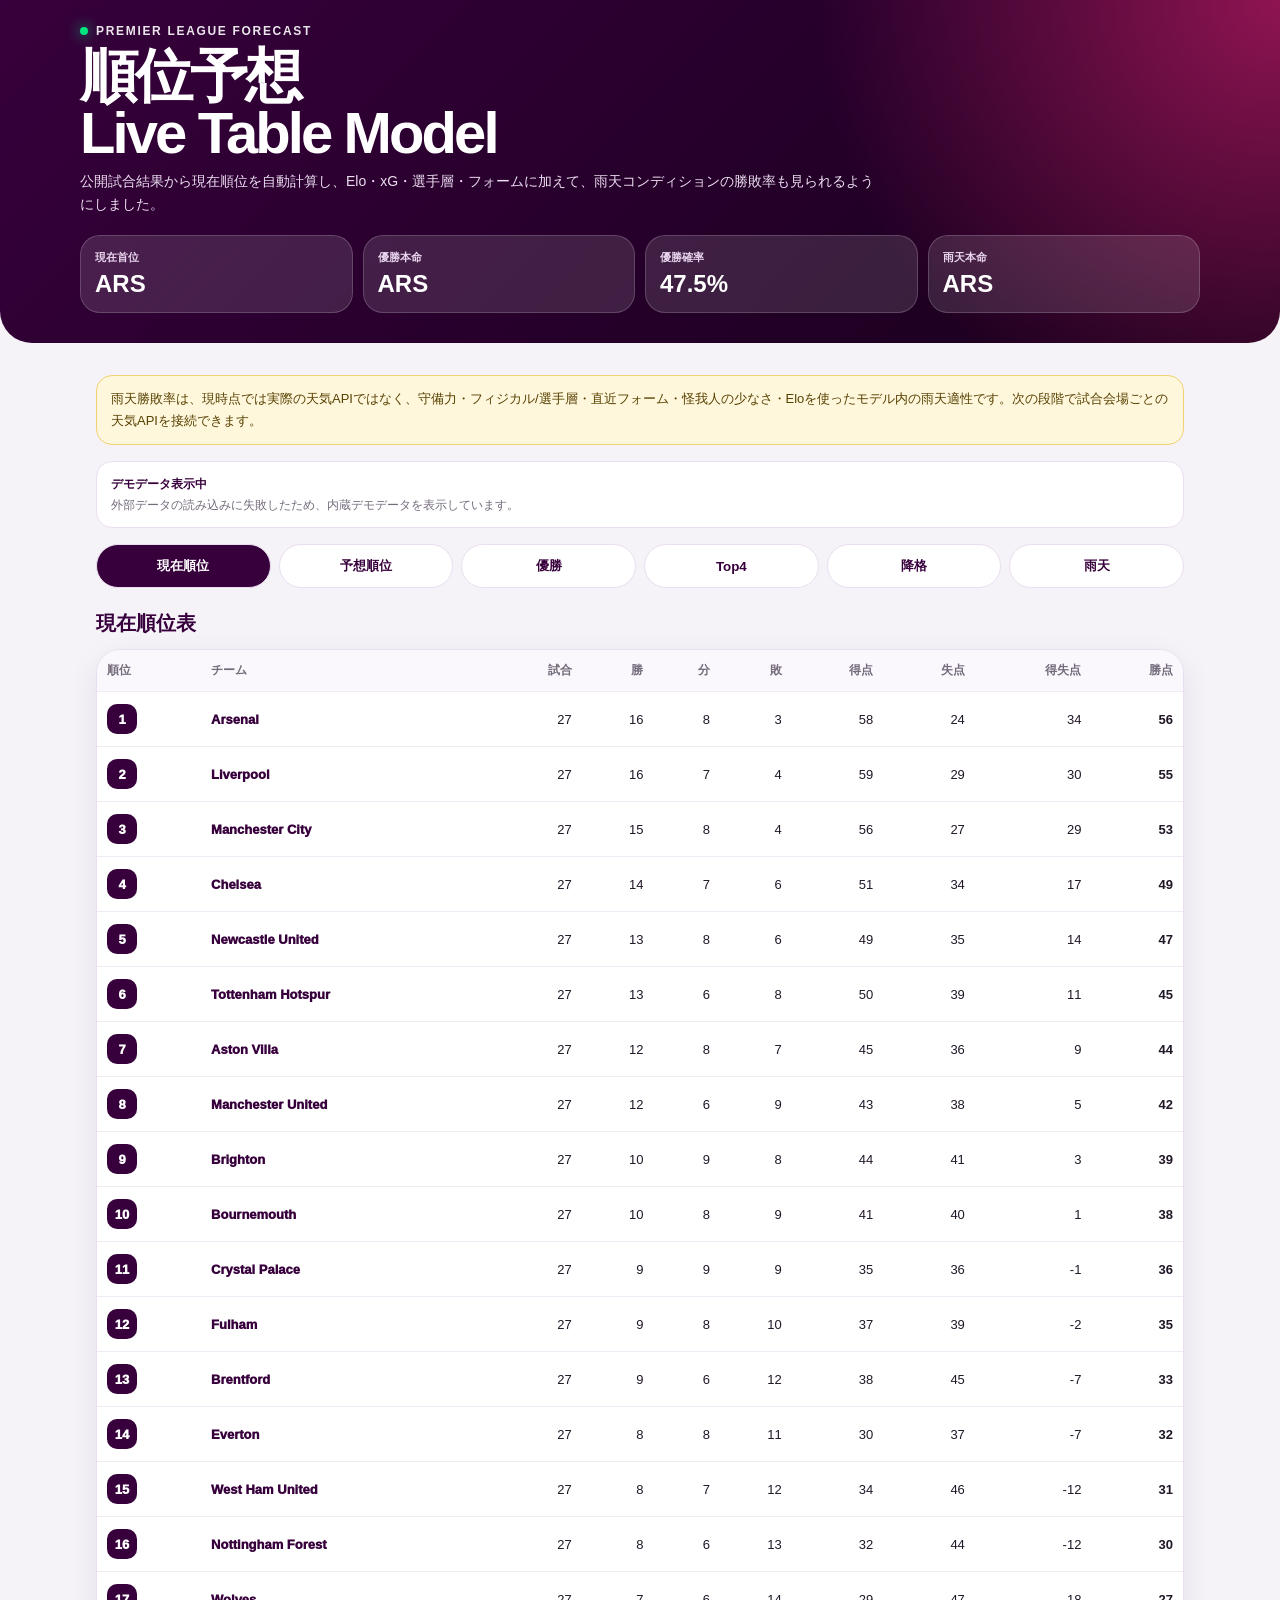
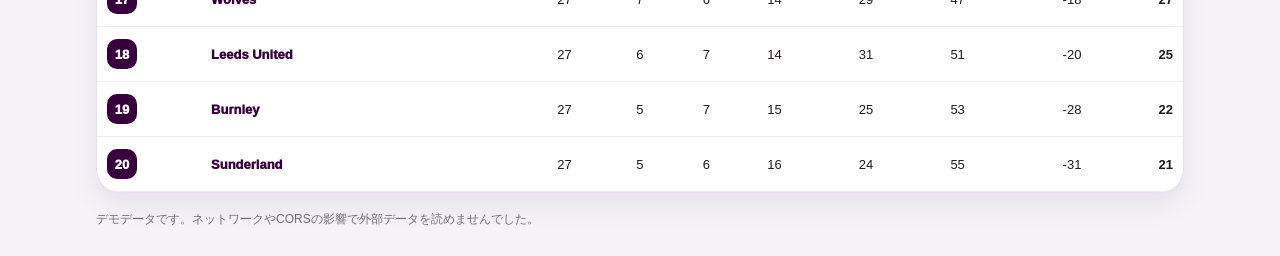
<file: index.html>
<!DOCTYPE html>
<html lang="ja">
<head>
  <meta charset="UTF-8" />
  <meta name="viewport" content="width=device-width, initial-scale=1.0" />
  <title>Premier League Forecast</title>
  <style>
    :root{--p:#37003c;--pink:#ff2882;--cyan:#00ff87;--blue:#04f5ff;--bg:#f5f2f8;--text:#201727;--muted:#746b7b;--line:#eadff0;--warn:#fff7dc;--danger:#d91f3d;--rain:#1b77d2;}
    *{box-sizing:border-box}body{margin:0;font-family:-apple-system,BlinkMacSystemFont,"Segoe UI",sans-serif;background:var(--bg);color:var(--text)}
    header{background:radial-gradient(circle at top right,rgba(255,40,130,.5),transparent 35%),linear-gradient(135deg,var(--p),#17001b);color:white;padding:24px 16px 30px;border-bottom-left-radius:32px;border-bottom-right-radius:32px}.wrap{max-width:1120px;margin:0 auto}
    .label{font-size:12px;letter-spacing:.14em;font-weight:900;opacity:.9}.label:before{content:"";display:inline-block;width:8px;height:8px;background:var(--cyan);border-radius:99px;margin-right:8px;box-shadow:0 0 14px var(--cyan)}
    h1{margin:10px 0 8px;font-size:clamp(30px,7vw,58px);line-height:.98;letter-spacing:-.05em}.sub{margin:0;max-width:800px;color:#ecdff1;line-height:1.7;font-size:14px}.hero{display:grid;grid-template-columns:repeat(4,1fr);gap:10px;margin-top:18px}.hero div{background:rgba(255,255,255,.12);border:1px solid rgba(255,255,255,.18);border-radius:20px;padding:14px}.hero span{display:block;font-size:11px;color:#ead7ef;font-weight:800}.hero b{display:block;margin-top:5px;font-size:24px}
    main{padding:16px}.note{background:var(--warn);border:1px solid #f0d175;color:#574000;border-radius:16px;padding:12px 14px;line-height:1.7;font-size:13px;margin:16px 0}.source{background:white;border:1px solid var(--line);border-radius:16px;padding:12px 14px;color:var(--muted);font-size:12px;line-height:1.7;margin-bottom:14px}.source b{color:var(--p)}
    .tabs{display:grid;grid-template-columns:repeat(6,1fr);gap:8px;margin:16px 0}.tabs button{border:1px solid var(--line);border-radius:999px;background:white;color:var(--p);padding:12px 8px;font-weight:900;cursor:pointer}.tabs button.active{background:var(--p);color:white}.title{color:var(--p);font-size:20px;margin:22px 0 12px}.table-card{background:white;border:1px solid var(--line);border-radius:24px;box-shadow:0 10px 30px rgba(55,0,60,.08);overflow:hidden}.scroll{overflow-x:auto}table{width:100%;border-collapse:collapse;min-width:980px}th,td{padding:12px 10px;border-bottom:1px solid #f1eaf5;text-align:right;font-size:13px;white-space:nowrap}th{background:#fbf8fd;color:var(--muted);font-size:12px}th:nth-child(1),td:nth-child(1),th:nth-child(2),td:nth-child(2){text-align:left}.rank{display:inline-grid;place-items:center;width:30px;height:30px;border-radius:10px;background:var(--p);color:white;font-weight:950}.team{font-weight:950;color:var(--p)}
    .prob{display:grid;grid-template-columns:58px 1fr;gap:8px;align-items:center}.track{height:10px;background:#eee7f3;border-radius:999px;overflow:hidden}.bar{height:100%;background:linear-gradient(90deg,var(--pink),var(--blue),var(--cyan));border-radius:999px}.bar.rain{background:linear-gradient(90deg,#356dff,#04f5ff,#00ff87)}.cards{display:grid;grid-template-columns:repeat(3,1fr);gap:12px}.card{background:white;border:1px solid var(--line);border-radius:24px;padding:16px;box-shadow:0 8px 24px rgba(55,0,60,.06)}.card h3{margin:0 0 8px;color:var(--p);font-size:18px}.big{font-size:38px;font-weight:1000;letter-spacing:-.05em;color:var(--p)}.mini{display:grid;grid-template-columns:repeat(2,1fr);gap:8px;margin-top:12px}.mini div{background:#fbf8fd;border:1px solid #f1eaf5;border-radius:14px;padding:8px}.mini span{display:block;color:var(--muted);font-size:11px}.mini b{font-size:15px}.status{color:var(--muted);font-size:12px;margin-top:18px}.ok{color:#008055;font-weight:900}.bad{color:var(--danger);font-weight:900}.raintext{color:var(--rain);font-weight:950}.plus{color:#008055;font-weight:950}.minus{color:var(--danger);font-weight:950}
    @media(max-width:900px){.hero,.cards{grid-template-columns:repeat(2,1fr)}.tabs{grid-template-columns:repeat(3,1fr)}}@media(max-width:520px){header{padding:22px 14px 28px}.hero,.cards{grid-template-columns:1fr}.tabs{grid-template-columns:repeat(2,1fr)}.tabs button{font-size:12px}.sub{font-size:13px}}
  </style>
</head>
<body>
<header><div class="wrap"><div class="label">PREMIER LEAGUE FORECAST</div><h1>順位予想<br>Live Table Model</h1><p class="sub">公開試合結果から現在順位を自動計算し、Elo・xG・選手層・フォームに加えて、雨天コンディションの勝敗率も見られるようにしました。</p><div class="hero"><div><span>現在首位</span><b id="leader">--</b></div><div><span>優勝本命</span><b id="topTeam">--</b></div><div><span>優勝確率</span><b id="topProb">--%</b></div><div><span>雨天本命</span><b id="rainTop">--</b></div></div></div></header>
<main class="wrap"><div class="note">雨天勝敗率は、現時点では実際の天気APIではなく、守備力・フィジカル/選手層・直近フォーム・怪我人の少なさ・Eloを使ったモデル内の雨天適性です。次の段階で試合会場ごとの天気APIを接続できます。</div><div class="source" id="sourceBox">データ読込中...</div><div class="tabs"><button class="active" data-tab="current">現在順位</button><button data-tab="forecast">予想順位</button><button data-tab="title">優勝</button><button data-tab="top4">Top4</button><button data-tab="down">降格</button><button data-tab="rain">雨天</button></div><section id="view"></section><p class="status" id="status">公開試合結果を読み込み中...</p></main>
<script>
const DATA_URL='https://raw.githubusercontent.com/openfootball/england/master/2025-26/1-premierleague.txt';
const fallbackTeams=[
{name:'Arsenal',s:'ARS',pts:56,pl:27,w:16,d:8,l:3,gf:58,ga:24,elo:91,xg:88,def:91,squad:90,form:88,inj:3,rain:86},
{name:'Liverpool',s:'LIV',pts:55,pl:27,w:16,d:7,l:4,gf:59,ga:29,elo:92,xg:89,def:86,squad:91,form:85,inj:4,rain:88},
{name:'Manchester City',s:'MCI',pts:53,pl:27,w:15,d:8,l:4,gf:56,ga:27,elo:94,xg:90,def:88,squad:94,form:82,inj:5,rain:83},
{name:'Chelsea',s:'CHE',pts:49,pl:27,w:14,d:7,l:6,gf:51,ga:34,elo:86,xg:84,def:79,squad:87,form:81,inj:5,rain:80},
{name:'Newcastle United',s:'NEW',pts:47,pl:27,w:13,d:8,l:6,gf:49,ga:35,elo:85,xg:82,def:78,squad:84,form:80,inj:6,rain:84},
{name:'Tottenham Hotspur',s:'TOT',pts:45,pl:27,w:13,d:6,l:8,gf:50,ga:39,elo:83,xg:81,def:75,squad:83,form:77,inj:7,rain:76},
{name:'Aston Villa',s:'AVL',pts:44,pl:27,w:12,d:8,l:7,gf:45,ga:36,elo:84,xg:79,def:77,squad:82,form:78,inj:5,rain:78},
{name:'Manchester United',s:'MUN',pts:42,pl:27,w:12,d:6,l:9,gf:43,ga:38,elo:82,xg:76,def:74,squad:84,form:73,inj:8,rain:73},
{name:'Brighton',s:'BHA',pts:39,pl:27,w:10,d:9,l:8,gf:44,ga:41,elo:80,xg:78,def:73,squad:78,form:75,inj:6,rain:75},
{name:'Bournemouth',s:'BOU',pts:38,pl:27,w:10,d:8,l:9,gf:41,ga:40,elo:78,xg:76,def:72,squad:75,form:76,inj:4,rain:79},
{name:'Crystal Palace',s:'CRY',pts:36,pl:27,w:9,d:9,l:9,gf:35,ga:36,elo:77,xg:72,def:74,squad:76,form:74,inj:5,rain:78},
{name:'Fulham',s:'FUL',pts:35,pl:27,w:9,d:8,l:10,gf:37,ga:39,elo:76,xg:73,def:72,squad:75,form:72,inj:4,rain:74},
{name:'Brentford',s:'BRE',pts:33,pl:27,w:9,d:6,l:12,gf:38,ga:45,elo:75,xg:72,def:68,squad:73,form:71,inj:6,rain:77},
{name:'Everton',s:'EVE',pts:32,pl:27,w:8,d:8,l:11,gf:30,ga:37,elo:74,xg:68,def:71,squad:72,form:70,inj:5,rain:76},
{name:'West Ham United',s:'WHU',pts:31,pl:27,w:8,d:7,l:12,gf:34,ga:46,elo:74,xg:69,def:66,squad:74,form:68,inj:7,rain:70},
{name:'Nottingham Forest',s:'NFO',pts:30,pl:27,w:8,d:6,l:13,gf:32,ga:44,elo:73,xg:68,def:67,squad:72,form:69,inj:6,rain:72},
{name:'Wolves',s:'WOL',pts:27,pl:27,w:7,d:6,l:14,gf:29,ga:47,elo:70,xg:65,def:63,squad:69,form:64,inj:8,rain:68},
{name:'Leeds United',s:'LEE',pts:25,pl:27,w:6,d:7,l:14,gf:31,ga:51,elo:69,xg:66,def:61,squad:68,form:65,inj:7,rain:71},
{name:'Burnley',s:'BUR',pts:22,pl:27,w:5,d:7,l:15,gf:25,ga:53,elo:66,xg:61,def:58,squad:65,form:62,inj:6,rain:70},
{name:'Sunderland',s:'SUN',pts:21,pl:27,w:5,d:6,l:16,gf:24,ga:55,elo:65,xg:60,def:57,squad:64,form:61,inj:7,rain:69}
];
const ratings={
'Arsenal':{s:'ARS',elo:91,xg:88,def:91,squad:90,form:88,inj:3,rain:86},'Liverpool':{s:'LIV',elo:92,xg:89,def:86,squad:91,form:85,inj:4,rain:88},'Manchester City':{s:'MCI',elo:94,xg:90,def:88,squad:94,form:82,inj:5,rain:83},'Chelsea':{s:'CHE',elo:86,xg:84,def:79,squad:87,form:81,inj:5,rain:80},'Newcastle United':{s:'NEW',elo:85,xg:82,def:78,squad:84,form:80,inj:6,rain:84},'Tottenham Hotspur':{s:'TOT',elo:83,xg:81,def:75,squad:83,form:77,inj:7,rain:76},'Aston Villa':{s:'AVL',elo:84,xg:79,def:77,squad:82,form:78,inj:5,rain:78},'Manchester United':{s:'MUN',elo:82,xg:76,def:74,squad:84,form:73,inj:8,rain:73},'Brighton':{s:'BHA',elo:80,xg:78,def:73,squad:78,form:75,inj:6,rain:75},'Bournemouth':{s:'BOU',elo:78,xg:76,def:72,squad:75,form:76,inj:4,rain:79},'Crystal Palace':{s:'CRY',elo:77,xg:72,def:74,squad:76,form:74,inj:5,rain:78},'Fulham':{s:'FUL',elo:76,xg:73,def:72,squad:75,form:72,inj:4,rain:74},'Brentford':{s:'BRE',elo:75,xg:72,def:68,squad:73,form:71,inj:6,rain:77},'Everton':{s:'EVE',elo:74,xg:68,def:71,squad:72,form:70,inj:5,rain:76},'West Ham United':{s:'WHU',elo:74,xg:69,def:66,squad:74,form:68,inj:7,rain:70},'Nottingham Forest':{s:'NFO',elo:73,xg:68,def:67,squad:72,form:69,inj:6,rain:72},'Wolves':{s:'WOL',elo:70,xg:65,def:63,squad:69,form:64,inj:8,rain:68},'Leeds United':{s:'LEE',elo:69,xg:66,def:61,squad:68,form:65,inj:7,rain:71},'Burnley':{s:'BUR',elo:66,xg:61,def:58,squad:65,form:62,inj:6,rain:70},'Sunderland':{s:'SUN',elo:65,xg:60,def:57,squad:64,form:61,inj:7,rain:69}
};
function canon(n){return n.trim().replace(/\s+/g,' ').replace(/^AFC Bournemouth$/,'Bournemouth').replace(/^Brighton & Hove Albion FC$/,'Brighton').replace(/^Wolverhampton Wanderers FC$/,'Wolves').replace(/ FC$/,'')}
function blank(name){let r=ratings[name]||{s:name.slice(0,3).toUpperCase(),elo:72,xg:70,def:70,squad:70,form:70,inj:5,rain:70};return {name,s:r.s,pts:0,pl:0,w:0,d:0,l:0,gf:0,ga:0,...r}}
function parseResults(text){const map={};let matches=0;let lastDate='';text.split('\n').forEach(line=>{const date=line.match(/^\s*(?:Mon|Tue|Wed|Thu|Fri|Sat|Sun)\s+([A-Z][a-z]{2}\/\d{1,2}(?:\s+\d{4})?)/);if(date)lastDate=date[1];const m=line.match(/^\s*(?:\d{1,2}\.\d{2}\s+)?(.+?)\s+v\s+(.+?)\s+(\d+)-(\d+)(?:\s|$)/);if(!m)return;let home=canon(m[1]),away=canon(m[2]);let hg=Number(m[3]),ag=Number(m[4]);if(!map[home])map[home]=blank(home);if(!map[away])map[away]=blank(away);let h=map[home],a=map[away];h.pl++;a.pl++;h.gf+=hg;h.ga+=ag;a.gf+=ag;a.ga+=hg;if(hg>ag){h.w++;h.pts+=3;a.l++}else if(hg<ag){a.w++;a.pts+=3;h.l++}else{h.d++;a.d++;h.pts++;a.pts++}matches++});return{rows:Object.values(map).sort(sortTable),matches,lastDate}}
function sortTable(a,b){return b.pts-a.pts||((b.gf-b.ga)-(a.gf-a.ga))||b.gf-a.gf||a.name.localeCompare(b.name)}
function strength(t){return t.elo*.3+t.xg*.25+t.def*.2+t.squad*.15+t.form*.1-t.inj*.55}
function rainStrength(t){return strength(t)+((t.rain||70)-75)*.32+(t.def-75)*.08+(100-t.inj*7)*.03}
function forecast(base){const avg=base.reduce((s,t)=>s+strength(t),0)/base.length;const rainAvg=base.reduce((s,t)=>s+rainStrength(t),0)/base.length;let rows=base.map(t=>{const str=strength(t);const rstr=rainStrength(t);const rem=Math.max(0,38-t.pl);const currentPpg=t.pl?t.pts/t.pl:1.1;const modelPpg=Math.max(.55,Math.min(2.55,1.25+(str-avg)/9));const rainPpg=Math.max(.55,Math.min(2.65,1.25+(rstr-rainAvg)/8.4));const ppg=currentPpg*.58+modelPpg*.42;const rainWeightedPpg=currentPpg*.50+rainPpg*.50;const expPts=t.pts+rem*ppg;const rainExpPts=t.pts+rem*rainWeightedPpg;return{...t,str,rstr,expPts,rainExpPts,rainDelta:rainExpPts-expPts,rainWinRate:Math.max(5,Math.min(85,34+(rstr-rainAvg)*2.6+(t.pts/Math.max(t.pl,1)-1.35)*11))}}).sort((a,b)=>b.expPts-a.expPts||sortTable(a,b));const raw=rows.map(t=>Math.exp((t.expPts-rows[0].expPts)/3.4));const sum=raw.reduce((a,b)=>a+b,0);return rows.map((t,i)=>{const rank=i+1;const top4=100/(1+Math.exp((rank-4.5)*1.35));const top5=100/(1+Math.exp((rank-5.5)*1.35));const down=100/(1+Math.exp((17.4-rank)*1.3));return{...t,rank,title:raw[i]/sum*100,top4,top5,down}})}
let currentRows=[];let forecastRows=[];let active='current';
function pc(v,rain=false){return `<div class="prob"><b>${v.toFixed(1)}%</b><div class="track"><div class="bar ${rain?'rain':''}" style="width:${Math.max(0,Math.min(100,v))}%"></div></div></div>`}
function currentTable(){view.innerHTML=`<h2 class="title">現在順位表</h2><div class="table-card"><div class="scroll"><table><thead><tr><th>順位</th><th>チーム</th><th>試合</th><th>勝</th><th>分</th><th>敗</th><th>得点</th><th>失点</th><th>得失点</th><th>勝点</th></tr></thead><tbody>${currentRows.map((t,i)=>`<tr><td><span class="rank">${i+1}</span></td><td class="team">${t.name}</td><td>${t.pl}</td><td>${t.w}</td><td>${t.d}</td><td>${t.l}</td><td>${t.gf}</td><td>${t.ga}</td><td>${t.gf-t.ga}</td><td><b>${t.pts}</b></td></tr>`).join('')}</tbody></table></div></div>`}
function forecastTable(){view.innerHTML=`<h2 class="title">予想順位表</h2><div class="table-card"><div class="scroll"><table><thead><tr><th>順位</th><th>チーム</th><th>現在勝点</th><th>試合</th><th>予想勝点</th><th>優勝</th><th>Top4</th><th>Top5</th><th>降格</th><th>強さ</th></tr></thead><tbody>${forecastRows.map((t,i)=>`<tr><td><span class="rank">${i+1}</span></td><td class="team">${t.name}</td><td>${t.pts}</td><td>${t.pl}</td><td><b>${t.expPts.toFixed(1)}</b></td><td>${pc(t.title)}</td><td>${pc(t.top4)}</td><td>${pc(t.top5)}</td><td>${pc(t.down)}</td><td>${t.str.toFixed(1)}</td></tr>`).join('')}</tbody></table></div></div>`}
function rainTable(){const list=[...forecastRows].sort((a,b)=>b.rainWinRate-a.rainWinRate);view.innerHTML=`<h2 class="title">雨天コンディション勝敗率</h2><div class="source"><b class="raintext">雨天モデル</b><br>雨の日はパス精度・走行距離・球際・セットプレー・守備の安定性が効きやすい前提で、守備力、雨天適性、怪我人の少なさ、Eloを加点しています。</div><div class="table-card"><div class="scroll"><table><thead><tr><th>順位</th><th>チーム</th><th>雨天勝率指数</th><th>雨天適性</th><th>通常予想勝点</th><th>雨天補正後</th><th>雨天差分</th><th>守備</th><th>怪我P</th><th>強さ</th></tr></thead><tbody>${list.map((t,i)=>`<tr><td><span class="rank">${i+1}</span></td><td class="team">${t.name}</td><td>${pc(t.rainWinRate,true)}</td><td><b>${t.rain}</b></td><td>${t.expPts.toFixed(1)}</td><td><b>${t.rainExpPts.toFixed(1)}</b></td><td class="${t.rainDelta>=0?'plus':'minus'}">${t.rainDelta>=0?'+':''}${t.rainDelta.toFixed(1)}</td><td>${t.def}</td><td>${t.inj}</td><td>${t.rstr.toFixed(1)}</td></tr>`).join('')}</tbody></table></div></div>`}
function cards(key,title,color){let list=[...forecastRows].sort((a,b)=>b[key]-a[key]).slice(0,9);view.innerHTML=`<h2 class="title">${title}</h2><div class="cards">${list.map((t,i)=>`<article class="card"><h3>${i+1}. ${t.name}</h3><div class="big" style="color:${color||'var(--p)'}">${t[key].toFixed(1)}%</div><div class="track"><div class="bar" style="width:${Math.max(0,Math.min(100,t[key]))}%"></div></div><div class="mini"><div><span>現在勝点</span><b>${t.pts}</b></div><div><span>予想勝点</span><b>${t.expPts.toFixed(1)}</b></div><div><span>雨天勝率</span><b>${t.rainWinRate.toFixed(1)}%</b></div><div><span>強さ</span><b>${t.str.toFixed(1)}</b></div></div></article>`).join('')}</div>`}
function render(){if(active==='current')currentTable();if(active==='forecast')forecastTable();if(active==='title')cards('title','優勝確率ランキング');if(active==='top4')cards('top4','Top4確率ランキング');if(active==='down')cards('down','降格確率ランキング','var(--danger)');if(active==='rain')rainTable()}
function setRows(rows,source,matches,lastDate){currentRows=rows.sort(sortTable);forecastRows=forecast(currentRows);const rainBest=[...forecastRows].sort((a,b)=>b.rainWinRate-a.rainWinRate)[0];document.getElementById('leader').textContent=currentRows[0]?.s||'--';document.getElementById('topTeam').textContent=forecastRows[0]?.s||'--';document.getElementById('topProb').textContent=(forecastRows[0]?.title||0).toFixed(1)+'%';document.getElementById('rainTop').textContent=rainBest?.s||'--';document.getElementById('sourceBox').innerHTML=source==='live'?`<b class="ok">公開試合結果を反映中</b><br>読み込み元: openfootball/england 2025-26 Premier League<br>登録済み試合数: ${matches} / 最終検出日: ${lastDate||'不明'}<br>※公式順位表ではなく、公開ファイルの試合結果からブラウザ上で再計算しています。`:`<b class="bad">デモデータ表示中</b><br>外部データの読み込みに失敗したため、内蔵デモデータを表示しています。`;document.getElementById('status').textContent=source==='live'?'現在順位は公開ファイルに登録済みの試合結果から計算しています。雨天タブを追加済みです。':'デモデータです。ネットワークやCORSの影響で外部データを読めませんでした。';render()}
async function load(){try{const res=await fetch(DATA_URL,{cache:'no-store'});if(!res.ok)throw new Error('HTTP '+res.status);const txt=await res.text();const parsed=parseResults(txt);if(parsed.rows.length<20)throw new Error('teams not enough');setRows(parsed.rows,'live',parsed.matches,parsed.lastDate)}catch(e){setRows(fallbackTeams,'demo',0,'');console.error(e)}}
document.querySelectorAll('.tabs button').forEach(b=>b.onclick=()=>{document.querySelectorAll('.tabs button').forEach(x=>x.classList.remove('active'));b.classList.add('active');active=b.dataset.tab;render()});
load();
</script>
</body>
</html>
</file>
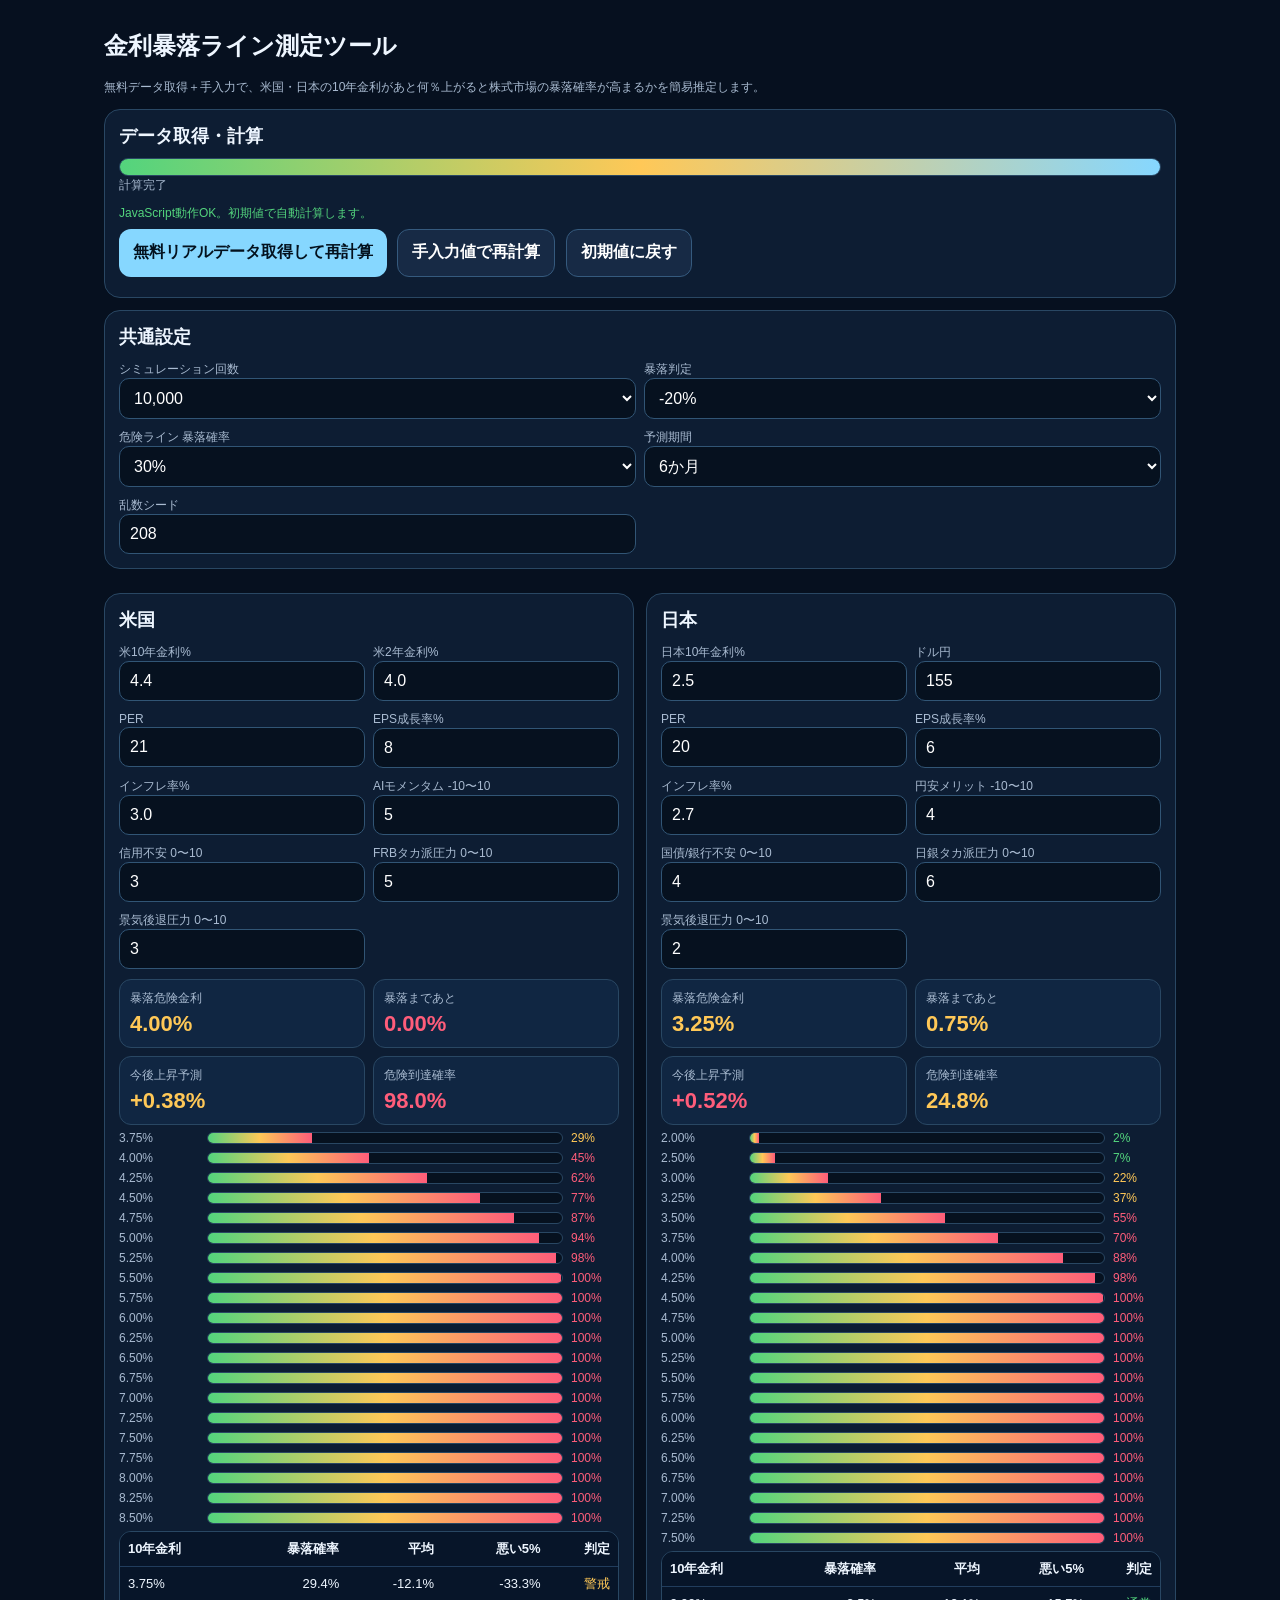
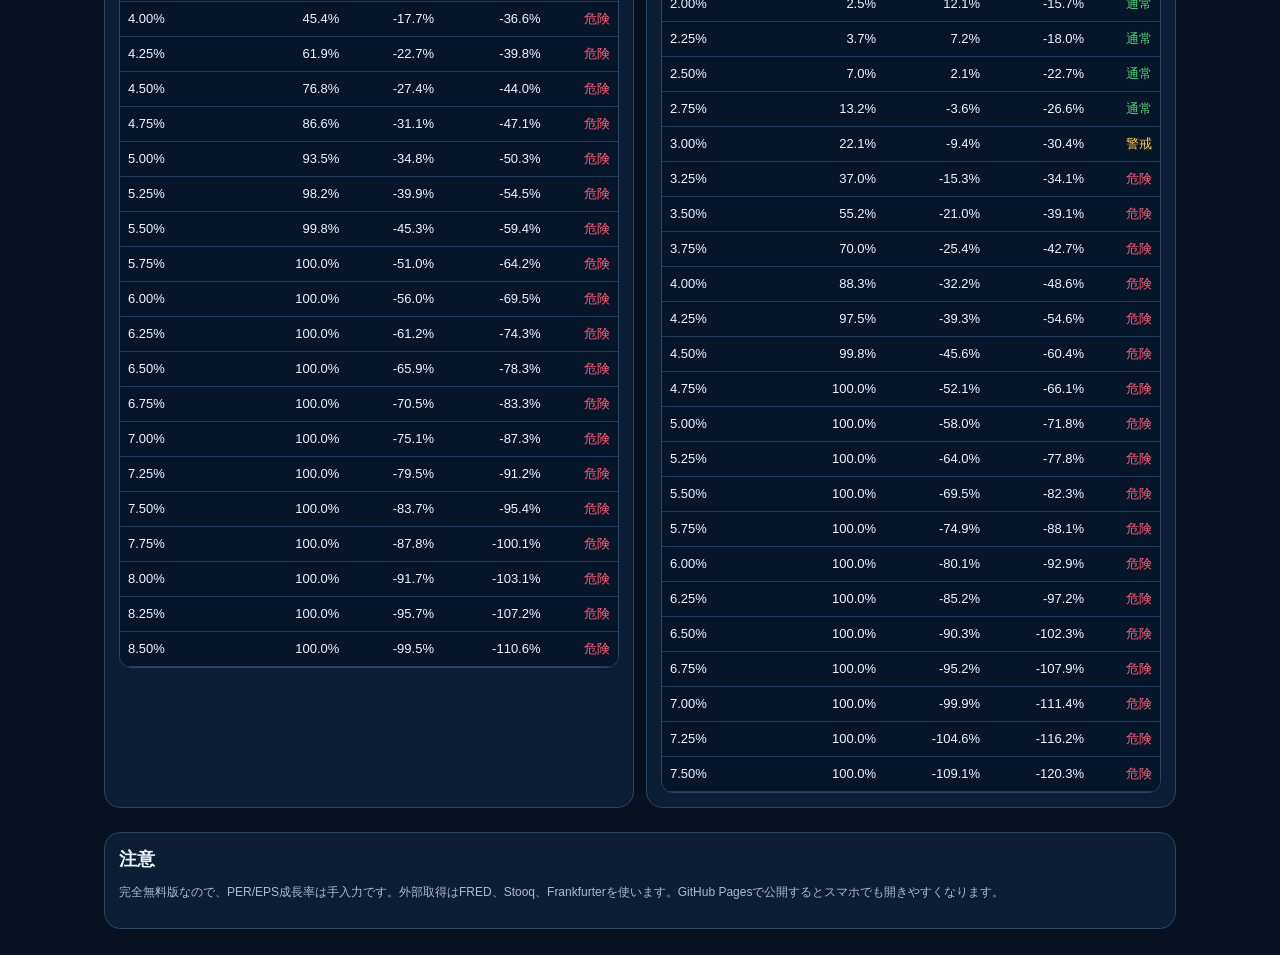
<file: rate-crash-simulator.html>
<!doctype html>
<html lang="ja">
<head>
<meta charset="utf-8" />
<meta name="viewport" content="width=device-width,initial-scale=1" />
<title>金利暴落ライン測定ツール</title>
<style>
*{box-sizing:border-box}body{margin:0;font-family:-apple-system,BlinkMacSystemFont,'Segoe UI',sans-serif;background:#06101f;color:#eef6ff}main{max-width:1100px;margin:auto;padding:14px}.card{background:#0d1d33;border:1px solid #294763;border-radius:16px;padding:14px;margin:12px 0}.grid{display:grid;grid-template-columns:1fr;gap:12px}@media(min-width:900px){.grid{grid-template-columns:1fr 1fr}}h1{font-size:24px}h2{font-size:18px;margin:0 0 10px}.inputs{display:grid;grid-template-columns:1fr 1fr;gap:8px}label{font-size:12px;color:#a9bbd1}input,select{width:100%;padding:10px;border-radius:10px;border:1px solid #315575;background:#06111f;color:#fff;font-size:16px}.btn{display:inline-flex;min-height:48px;align-items:center;justify-content:center;margin:6px 6px 6px 0;padding:12px 14px;border-radius:12px;background:#86d7ff;color:#03111e;font-weight:800;text-decoration:none;touch-action:manipulation}.btn2{background:#172a45;color:#fff;border:1px solid #355a7e}.metrics{display:grid;grid-template-columns:repeat(2,1fr);gap:8px;margin-top:10px}.metric{background:#102642;border:1px solid #294763;border-radius:12px;padding:10px}.k{font-size:12px;color:#a9bbd1}.v{font-size:22px;font-weight:900;margin-top:4px}.green{color:#53d47d}.yellow{color:#ffc857}.red{color:#ff5d7a}.bar{display:grid;grid-template-columns:80px 1fr 48px;gap:8px;align-items:center;margin:6px 0;font-size:12px;color:#a9bbd1}.track{height:12px;background:#06111f;border:1px solid #294763;border-radius:999px;overflow:hidden}.fill{height:100%;background:linear-gradient(90deg,#53d47d,#ffc857,#ff5d7a)}table{width:100%;border-collapse:collapse;background:#071529}th,td{padding:8px;border-bottom:1px solid #213d5d;text-align:right;font-size:13px}th:first-child,td:first-child{text-align:left}.wrap{overflow:auto;border:1px solid #294763;border-radius:12px}.progress{height:18px;background:#06111f;border:1px solid #294763;border-radius:999px;overflow:hidden}.progfill{height:100%;width:0;background:linear-gradient(90deg,#53d47d,#ffc857,#86d7ff)}.log{font-size:12px;color:#a9bbd1;line-height:1.6;max-height:100px;overflow:auto;margin-top:8px}.note{font-size:12px;color:#a9bbd1;line-height:1.6}.ok{color:#53d47d}.ng{color:#ffc857}
</style>
</head>
<body>
<main>
<h1>金利暴落ライン測定ツール</h1>
<p class="note">無料データ取得＋手入力で、米国・日本の10年金利があと何％上がると株式市場の暴落確率が高まるかを簡易推定します。</p>
<div class="card">
<h2>データ取得・計算</h2>
<div class="progress"><div id="prog" class="progfill"></div></div>
<div id="status" class="note">起動中</div>
<div id="log" class="log"></div>
<a href="#" class="btn" onclick="return fetchReal(event)" ontouchend="return fetchReal(event)">無料リアルデータ取得して再計算</a>
<a href="#" class="btn btn2" onclick="return calcTap(event)" ontouchend="return calcTap(event)">手入力値で再計算</a>
<a href="#" class="btn btn2" onclick="return resetTap(event)" ontouchend="return resetTap(event)">初期値に戻す</a>
</div>
<div class="card">
<h2>共通設定</h2>
<div class="inputs">
<div><label>シミュレーション回数</label><select id="iters"><option value="3000">3,000</option><option value="10000" selected>10,000</option><option value="30000">30,000</option></select></div>
<div><label>暴落判定</label><select id="crash"><option value="-15">-15%</option><option value="-20" selected>-20%</option><option value="-30">-30%</option></select></div>
<div><label>危険ライン 暴落確率</label><select id="danger"><option value="20">20%</option><option value="30" selected>30%</option><option value="40">40%</option></select></div>
<div><label>予測期間</label><select id="horizon"><option value="3">3か月</option><option value="6" selected>6か月</option><option value="12">12か月</option></select></div>
<div><label>乱数シード</label><input id="seed" type="number" value="208"></div>
</div>
</div>
<div class="grid">
<section class="card">
<h2>米国</h2>
<div class="inputs">
<div><label>米10年金利%</label><input id="us_rate" type="number" step="0.01" value="4.4"></div>
<div><label>米2年金利%</label><input id="us_2y" type="number" step="0.01" value="4.0"></div>
<div><label>PER</label><input id="us_per" type="number" step="0.5" value="21"></div>
<div><label>EPS成長率%</label><input id="us_eps" type="number" step="1" value="8"></div>
<div><label>インフレ率%</label><input id="us_infl" type="number" step="0.1" value="3.0"></div>
<div><label>AIモメンタム -10〜10</label><input id="us_mom" type="number" step="1" value="5"></div>
<div><label>信用不安 0〜10</label><input id="us_credit" type="number" step="1" value="3"></div>
<div><label>FRBタカ派圧力 0〜10</label><input id="us_policy" type="number" step="1" value="5"></div>
<div><label>景気後退圧力 0〜10</label><input id="us_recession" type="number" step="1" value="3"></div>
</div>
<div class="metrics"><div class="metric"><div class="k">暴落危険金利</div><div id="us_dr" class="v">--</div></div><div class="metric"><div class="k">暴落まであと</div><div id="us_gap" class="v">--</div></div><div class="metric"><div class="k">今後上昇予測</div><div id="us_fc" class="v">--</div></div><div class="metric"><div class="k">危険到達確率</div><div id="us_reach" class="v">--</div></div></div>
<div id="us_bars"></div><div class="wrap"><table id="us_tbl"></table></div>
</section>
<section class="card">
<h2>日本</h2>
<div class="inputs">
<div><label>日本10年金利%</label><input id="jp_rate" type="number" step="0.01" value="2.5"></div>
<div><label>ドル円</label><input id="jp_fx" type="number" step="0.1" value="155"></div>
<div><label>PER</label><input id="jp_per" type="number" step="0.5" value="20"></div>
<div><label>EPS成長率%</label><input id="jp_eps" type="number" step="1" value="6"></div>
<div><label>インフレ率%</label><input id="jp_infl" type="number" step="0.1" value="2.7"></div>
<div><label>円安メリット -10〜10</label><input id="jp_mom" type="number" step="1" value="4"></div>
<div><label>国債/銀行不安 0〜10</label><input id="jp_credit" type="number" step="1" value="4"></div>
<div><label>日銀タカ派圧力 0〜10</label><input id="jp_policy" type="number" step="1" value="6"></div>
<div><label>景気後退圧力 0〜10</label><input id="jp_recession" type="number" step="1" value="2"></div>
</div>
<div class="metrics"><div class="metric"><div class="k">暴落危険金利</div><div id="jp_dr" class="v">--</div></div><div class="metric"><div class="k">暴落まであと</div><div id="jp_gap" class="v">--</div></div><div class="metric"><div class="k">今後上昇予測</div><div id="jp_fc" class="v">--</div></div><div class="metric"><div class="k">危険到達確率</div><div id="jp_reach" class="v">--</div></div></div>
<div id="jp_bars"></div><div class="wrap"><table id="jp_tbl"></table></div>
</section>
</div>
<div class="card"><h2>注意</h2><p class="note">完全無料版なので、PER/EPS成長率は手入力です。外部取得はFRED、Stooq、Frankfurterを使います。GitHub Pagesで公開するとスマホでも開きやすくなります。</p></div>
</main>
<script>
const $=id=>document.getElementById(id), n=id=>Number($(id).value), fmt=(x,d=2)=>isFinite(x)?Number(x).toFixed(d):'--', clamp=(x,a,b)=>Math.max(a,Math.min(b,x));
function prog(p,t){$('prog').style.width=clamp(p,0,100)+'%';$('status').textContent=t}function log(s,c=''){const d=document.createElement('div');d.className=c;d.textContent=s;$('log').appendChild(d)}
function rng(seed){let a=seed>>>0;return()=>{a+=0x6D2B79F5;let t=a;t=Math.imul(t^t>>>15,t|1);t^=t+Math.imul(t^t>>>7,t|61);return((t^t>>>14)>>>0)/4294967296}}function randn(r){let u=0,v=0;while(!u)u=r();while(!v)v=r();return Math.sqrt(-2*Math.log(u))*Math.cos(2*Math.PI*v)}
function pfx(p){return{p,rate:n(p+'_rate'),per:n(p+'_per'),eps:n(p+'_eps'),infl:n(p+'_infl'),mom:n(p+'_mom'),credit:n(p+'_credit'),policy:n(p+'_policy'),recession:n(p+'_recession'),seed:n('seed')+(p==='us'?1000:2000),rs:p==='us'?0.74:0.82,panic:p==='us'?5.1:3.8,slope:p==='us'?7.0:8.8,real:p==='us'?2.2:1.6,max:p==='us'?8.5:7.5}}
function one(m,rate){const r=rng(m.seed+Math.round(rate*1000)),iters=n('iters'),cr=n('crash');let c=0,sum=0,b=[];for(let i=0;i<iters;i++){let real=rate-m.infl+randn(r)*.35,eps=m.eps+randn(r)*4.5-m.credit*.35-m.recession*.55,mom=m.mom+randn(r)*2.2,cred=m.credit+Math.max(0,randn(r)*1.5)+Math.max(0,rate-m.panic)*.8,ey=2.2+rate*m.rs+Math.max(0,real)*.9+cred*.38-mom*.16-eps*.09,per=clamp(100/Math.max(2.2,ey),5,35),ret=(per/m.per-1)*100+eps*.7-Math.max(0,rate-m.panic)*m.slope-Math.max(0,real-m.real)*3.5-Math.max(0,cred-6)*1.4+randn(r)*5;if(ret<=cr)c++;sum+=ret;if(i<3000)b.push(ret)}b.sort((a,b)=>a-b);return{rate,prob:c/iters*100,avg:sum/iters,p5:b[Math.floor(b.length*.05)]||0}}
function forecast(m,dr){const r=rng(m.seed+777),iters=n('iters'),h=n('horizon'),scale=Math.sqrt(h/6),arr=[];let reach=0,drift=.04+Math.max(0,m.infl-2)*.10+Math.max(0,m.infl-m.rate)*.08+m.policy*.055+m.credit*.035-m.recession*.055;for(let i=0;i<iters;i++){let rise=drift*(h/6)+randn(r)*(m.p==='us'?.38:.32)*scale+Math.max(0,randn(r))*m.credit*.025*scale;arr.push(rise);if(dr!==null&&m.rate+rise>=dr)reach++}arr.sort((a,b)=>a-b);return{med:arr[Math.floor(arr.length*.5)],reach:reach/iters*100}}
function cls(x){return x>=40?'red':x>=20?'yellow':'green'}function put(id,v,c){$(id).textContent=v;$(id).className='v '+c}
function render(p){const m=pfx(p),rows=[];for(let r=Math.max(0,Math.floor((m.rate-.5)*4)/4);r<=m.max+.001;r+=.25)rows.push(one(m,r));let danger=n('danger'),dr=null;for(const r of rows){if(r.prob>=danger){dr=r.rate;break}}let fc=forecast(m,dr),gap=dr===null?null:Math.max(0,dr-m.rate);put(p+'_dr',dr===null?'未到達':fmt(dr)+'%',dr===null?'green':cls(danger));put(p+'_gap',gap===null?'未到達':fmt(gap)+'%',gap!==null&&gap<.5?'red':gap!==null&&gap<1?'yellow':'green');put(p+'_fc',(fc.med>=0?'+':'')+fmt(fc.med)+'%',fc.med>.5?'red':fc.med>.2?'yellow':'green');put(p+'_reach',fmt(fc.reach,1)+'%',cls(fc.reach));$(p+'_bars').innerHTML=rows.filter((r,i)=>i%2===0||r.prob>=danger).map(r=>`<div class="bar"><div>${fmt(r.rate)}%</div><div class="track"><div class="fill" style="width:${clamp(r.prob,0,100)}%"></div></div><div class="${cls(r.prob)}">${fmt(r.prob,0)}%</div></div>`).join('');$(p+'_tbl').innerHTML='<thead><tr><th>10年金利</th><th>暴落確率</th><th>平均</th><th>悪い5%</th><th>判定</th></tr></thead><tbody>'+rows.map(r=>{let j=r.prob>=danger?'危険':r.prob>=danger/2?'警戒':'通常';return`<tr><td>${fmt(r.rate)}%</td><td>${fmt(r.prob,1)}%</td><td>${fmt(r.avg,1)}%</td><td>${fmt(r.p5,1)}%</td><td class="${j==='危険'?'red':j==='警戒'?'yellow':'green'}">${j}</td></tr>`}).join('')+'</tbody>'}
function calc(){prog(100,'計算完了');render('us');render('jp')}function calcTap(e){e&&e.preventDefault();log('手入力値で再計算','ok');calc();return false}
function resetTap(e){e&&e.preventDefault();location.reload();return false}
async function text(url){let res=await fetch(url,{cache:'no-store'});if(!res.ok)throw Error(res.status);return res.text()}async function fred(code){let csv=await text('https://fred.stlouisfed.org/graph/fredgraph.csv?id='+code),ls=csv.trim().split(/\n/);for(let i=ls.length-1;i>0;i--){let p=ls[i].split(','),v=Number(p[1]);if(isFinite(v))return v}throw Error('parse')}
async function fetchReal(e){e&&e.preventDefault();$('log').innerHTML='';prog(5,'取得開始');log('JavaScript動作OK','ok');try{prog(15,'米金利');$('us_rate').value=fmt(await fred('DGS10'));$('us_2y').value=fmt(await fred('DGS2'));prog(40,'日本金利');$('jp_rate').value=fmt(await fred('IRLTLT01JPM156N'));prog(60,'簡易ストレス値更新');$('us_policy').value=clamp((n('us_infl')-2)*2+(n('us_rate')-3.5)*1.1+4,0,10).toFixed(2);$('jp_policy').value=clamp((n('jp_infl')-2)*2.2+Math.max(0,n('jp_fx')-145)*.12+Math.max(0,n('jp_rate')-1.5)+3,0,10).toFixed(2);prog(85,'計算中');calc();log('取得できる範囲でリアルデータ反映完了','ok')}catch(err){log('外部取得失敗。手入力値で計算します: '+err.message,'ng');calc()}return false}
window.onload=()=>{log('JavaScript動作OK。初期値で自動計算します。','ok');calc()}
</script>
</body>
</html>
</file>
